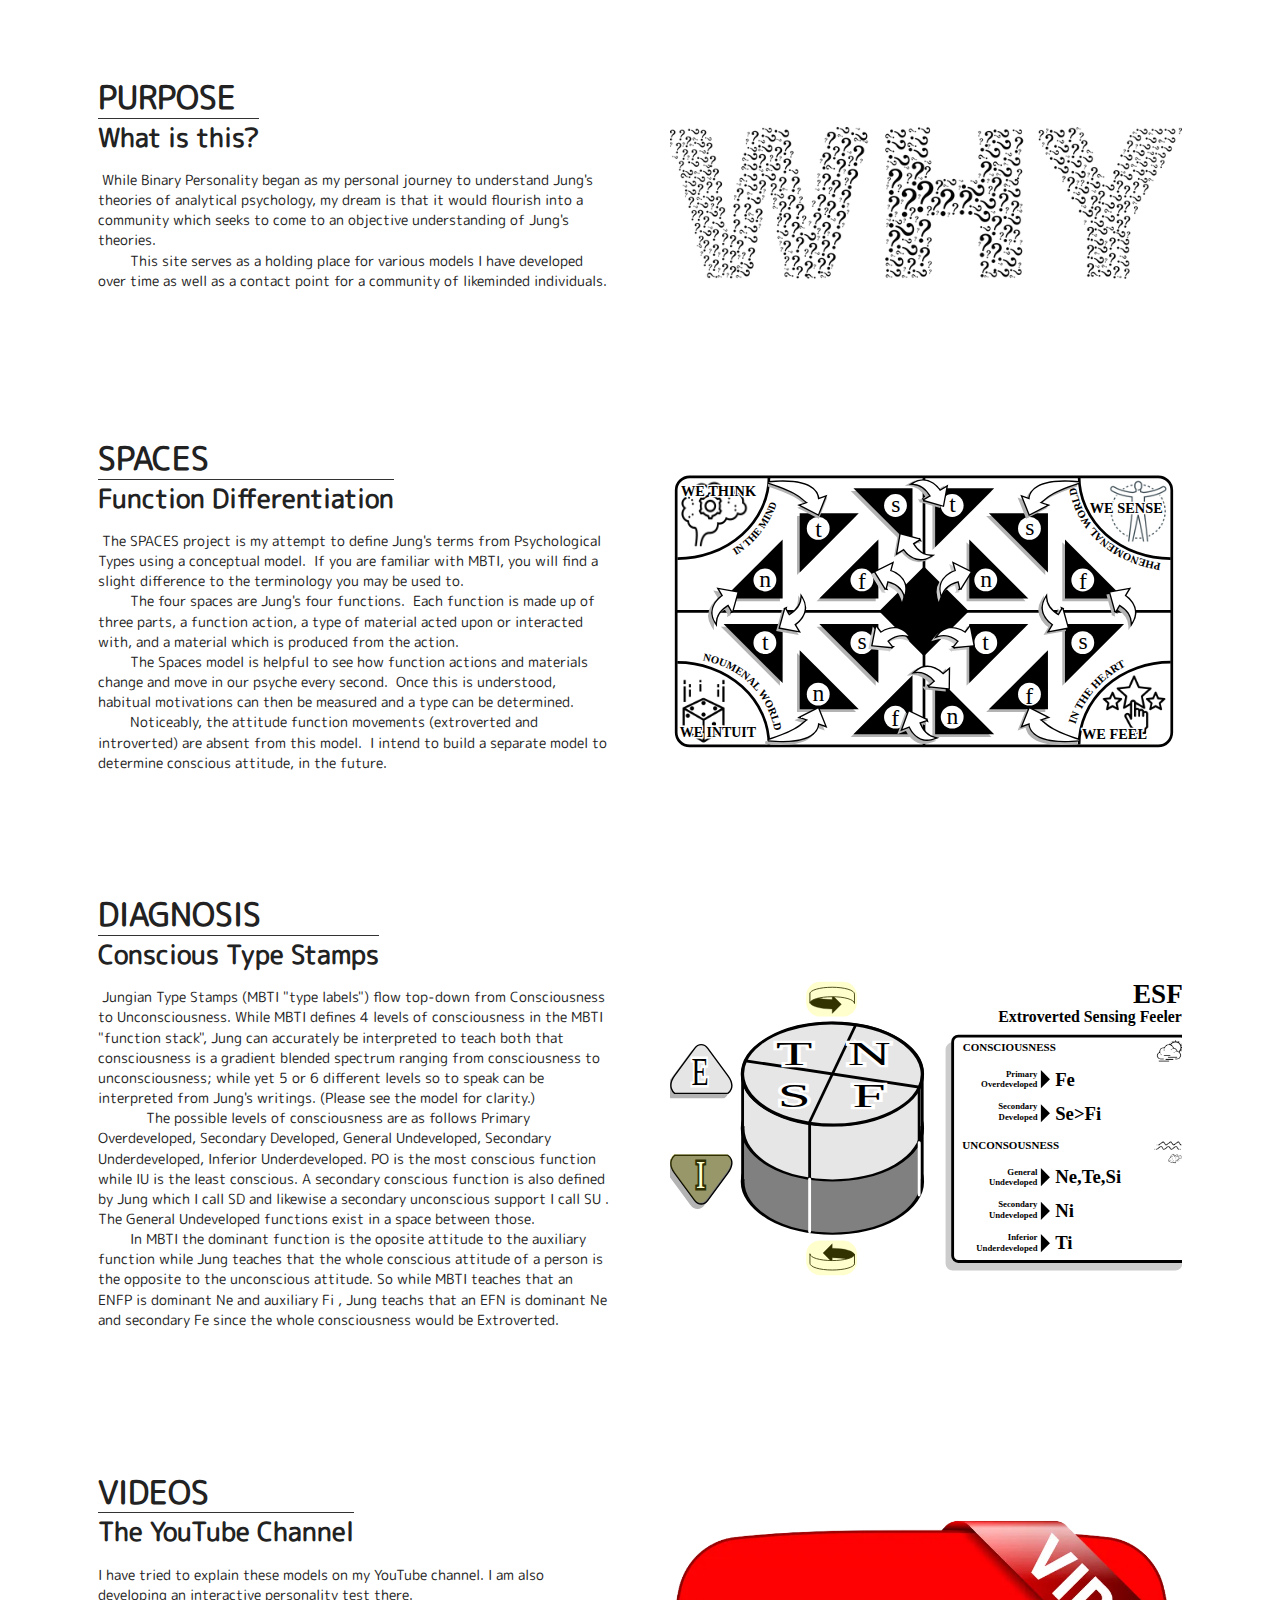
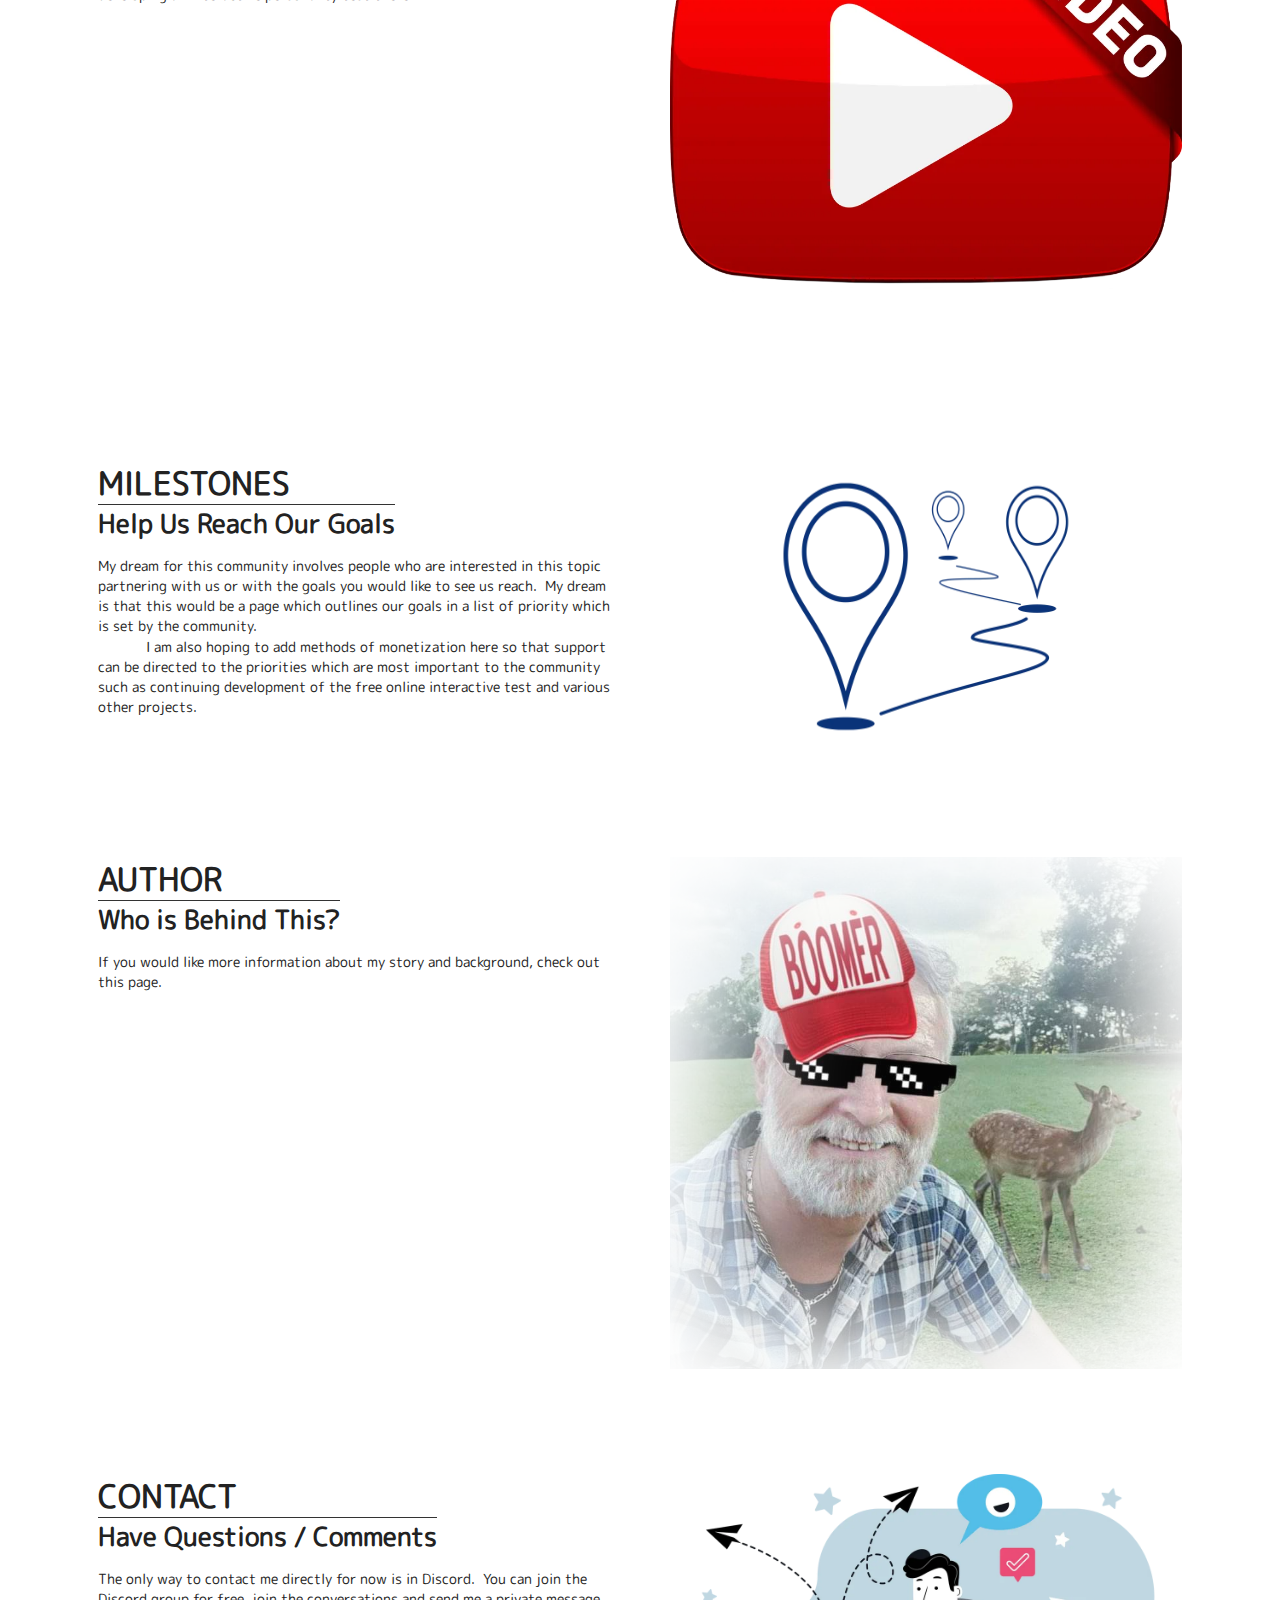
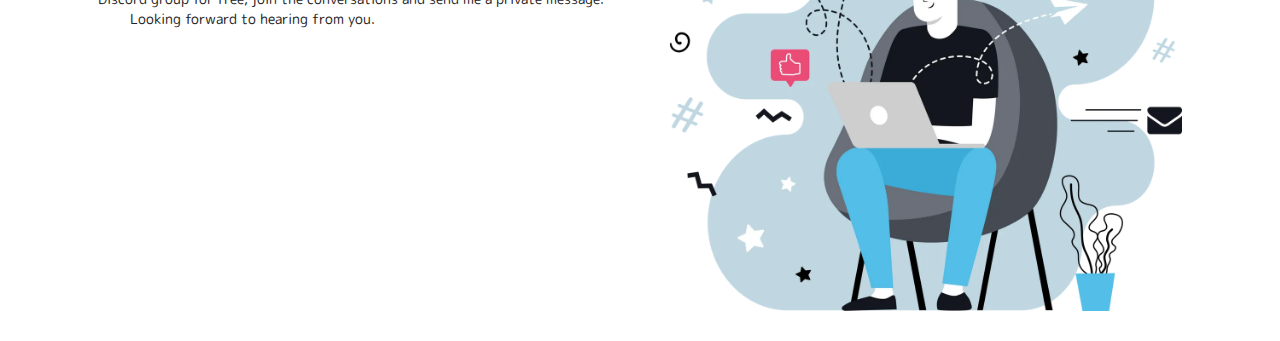
<file: about.html>
<html><head>
    <link rel="stylesheet" href="css/main.css">
</head>

<body class="body-about">


<article>
    <div>

        <span class="art-title">
            <h1>PURPOSE</h1>
            <h2>What is this?</h2>
        </span>

        <p> While Binary Personality began as my personal journey to understand Jung's theories of analytical psychology, my dream is that it would flourish into a community which seeks to come to an objective understanding of Jung's theories.
        This site serves as a holding place for various models I have developed over time as well as a contact point for a community of likeminded individuals.
        </p>

    </div><div>

        <img class="projects" src="img/why.webp"
        style="height:100%;"/>

    </div>
</article>


<article>
    <div>

        <span class="art-title">
            <h1>SPACES</h1>
            <h2>Function Differentiation</h2>
        </span>

        <p> The SPACES project is my attempt to define Jung's terms from Psychological Types using a conceptual model.  If you are familiar with MBTI, you will find a slight difference to the terminology you may be used to.
        The four spaces are Jung's four functions.  Each function is made up of three parts, a function action, a type of material acted upon or interacted with, and a material which is produced from the action.
        The Spaces model is helpful to see how function actions and materials change and move in our psyche every second.  Once this is understood, habitual motivations can then be measured and a type can be determined.
        Noticeably, the attitude function movements (extroverted and introverted) are absent from this model.  I intend to build a separate model to determine conscious attitude, in the future.</p>

    </div><div>

        <img class="projects" src="img/spaces-img.svg"
        style="height:100%;"/>

    </div>
</article>


<article>
    <div>

        <span class="art-title">
            <h1>DIAGNOSIS</h1>
            <h2>Conscious Type Stamps</h2>
        </span>

        <p> Jungian Type Stamps (MBTI "type labels") flow top-down from Consciousness to Unconsciousness. While MBTI defines 4 levels of consciousness in the MBTI "function stack", Jung can accurately be interpreted to teach both that consciousness is a gradient blended spectrum ranging from consciousness to unconsciousness; while yet 5 or 6 different levels so to speak can be interpreted from Jung's writings. (Please see the model for clarity.)
            The possible levels of consciousness are as follows Primary Overdeveloped, Secondary Developed, General Undeveloped, Secondary Underdeveloped, Inferior Underdeveloped. PO is the most conscious function while IU is the least conscious. A secondary conscious function is also defined by Jung which I call SD and likewise a secondary unconscious support I call SU .  The General Undeveloped functions exist in a space between those.
        In MBTI the dominant function is the oposite attitude to the auxiliary function while Jung teaches that the whole conscious attitude of a person is the opposite to the unconscious attitude. So while MBTI teaches that an ENFP is dominant Ne and auxiliary Fi , Jung teachs that an EFN is dominant Ne and secondary Fe since the whole consciousness would be Extroverted.
        </p>

    </div><div>

        <img class="projects" src="img/diagnosis-img.svg"
        style="height:100%;"/>

    </div>
</article>


<article>
    <div>

        <span class="art-title">
            <h1>VIDEOS</h1>
            <h2>The YouTube Channel</h2>
        </span>

        <p>I have tried to explain these models on my YouTube channel. I am also developing an interactive personality test there.
        </p>

    </div><div>

        <img class="projects" src="img/youtube.webp"
        style="height:100%;"/>

    </div>
</article>


<article>
    <div>
        <span class="art-title">
            <h1>MILESTONES</h1>
            <h2>Help Us Reach Our Goals</h2>
        </span>

        <p>My dream for this community involves people who are interested in this topic partnering with us or with the goals you would like to see us reach.  My dream is that this would be a page which outlines our goals in a list of priority which is set by the community.
            I am also hoping to add methods of monetization here so that support can be directed to the priorities which are most important to the community such as continuing development of the free online interactive test and various other projects.
        </p>

    </div><div>

        <img class="projects" src="img/milestones.webp"
        style="height:100%;"/>

    </div>
</article>


<article>
    <div>

        <span class="art-title">
            <h1>AUTHOR</h1>
            <h2>Who is Behind This?</h2>
        </span>

        <p>If you would like more information about my story and background, check out this page.
        </p>

    </div><div>

        <img class="projects" src="img/boomer.png"
        style="height:100%;"/>

    </div>
</article>


<article>
    <div>

        <span class="art-title">
            <h1>CONTACT</h1>
            <h2>Have Questions / Comments</h2>
        </span>

        <p>The only way to contact me directly for now is in Discord.  You can join the Discord group for free, join the conversations and send me a private message.
        Looking forward to hearing from you.
        </p>

    </div><div>

        <img class="projects" src="img/communication.webp"
        style="height:100%;"/>

    </div>
</article>






</body>
</html>
</file>
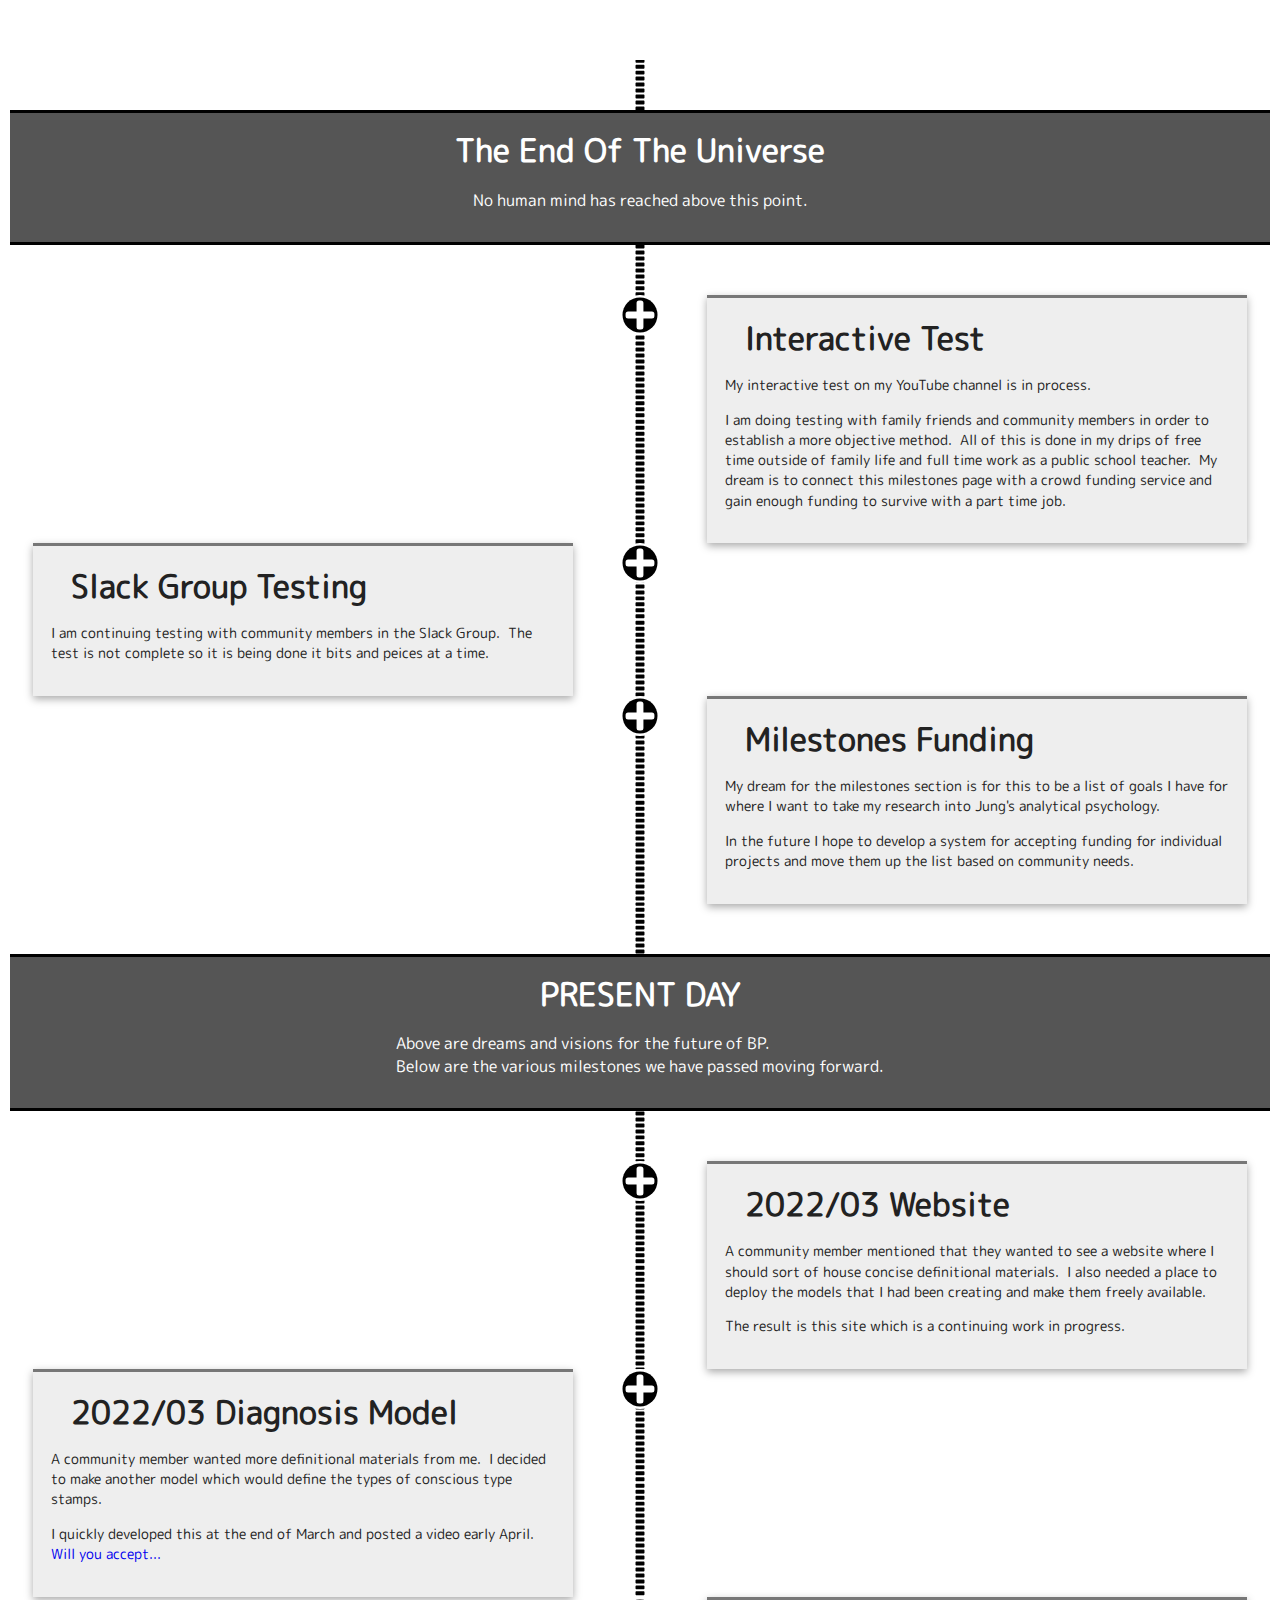
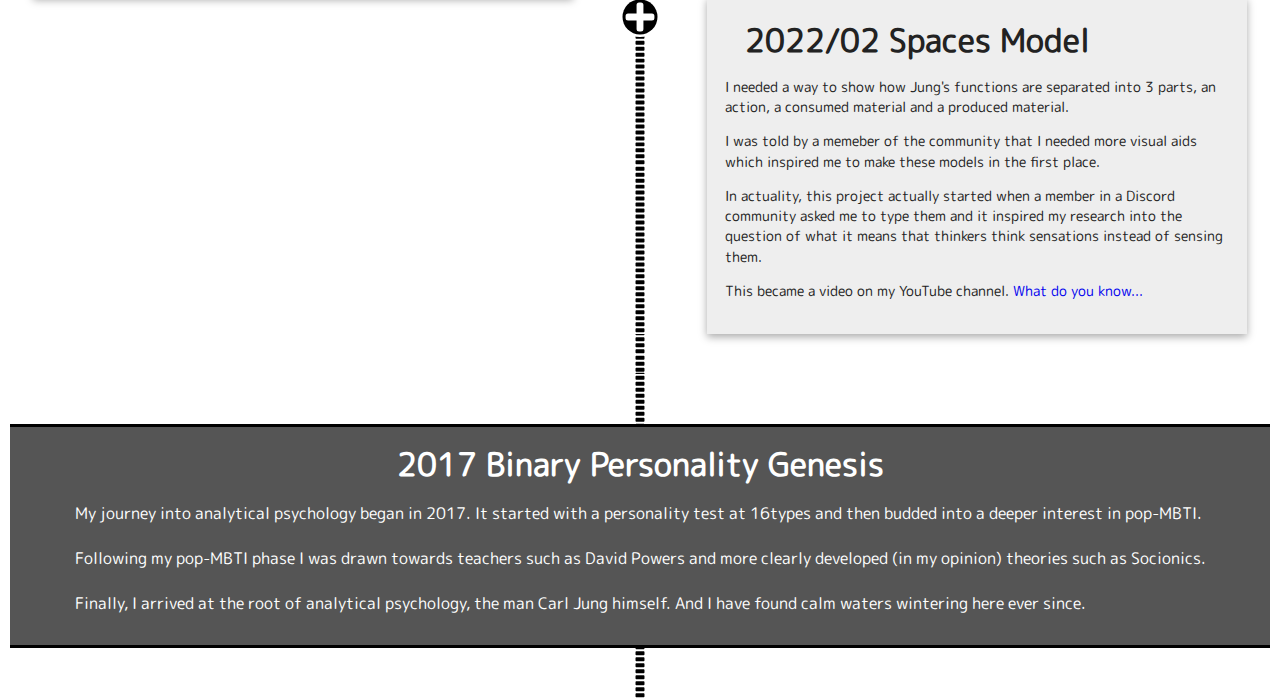
<file: milestones.html>
<html><head>
    <link rel="stylesheet" href="css/main.css">

<style>



</style>

</head>

<body class="body-mile">

<article>
    <aside>
        <h1>The End Of The Universe</h1>

        <p>No human mind has reached above this point.</p>
    </aside>
</article>

<article>
    <div class="time-space"> </div>
    <div class="time-plus"> </div>
    <div class="time-info">
        <h1>Interactive Test</h1>

        <p>My interactive test on my YouTube channel is in process.</p>
        <p>I am doing testing with family friends and community members in order to establish a more objective method.  All of this is done in my drips of free time outside of family life and full time work as a public school teacher.  My dream is to connect this milestones page with a crowd funding service and gain enough funding to survive with a part time job.</p>

    </div>
</article>


<article>
    <div class="time-info">
        <h1>Slack Group Testing</h1>

        <p>I am continuing testing with community members in the Slack Group.  The test is not complete so it is being done it bits and peices at a time.</p>

    </div>
    <div class="time-plus"> </div>
    <div class="time-space"> </div>
</article>


<article>
    <div class="time-space"> </div>
    <div class="time-plus"> </div>
    <div class="time-info">
        <h1>Milestones Funding</h1>

        <p>My dream for the milestones section is for this to be a list of goals I have for where I want to take my research into Jung's analytical psychology.</p><p>In the future I hope to develop a system for accepting funding for individual projects and move them up the list based on community needs.</p>
    </div>
</article>


<article>
    <aside>
        <h1>PRESENT DAY</h1>
        <p>Above are dreams and visions for the future of BP.</br>
        Below are the various milestones we have passed moving forward.</p>
    </aside>
</article>

<article>
    <div class="time-space"> </div>
    <div class="time-plus"> </div>
    <div class="time-info">
        <h1>2022/03 Website</h1>

        <p>A community member mentioned that they wanted to see a website where I should sort of house concise definitional materials.  I also needed a place to deploy the models that I had been creating and make them freely available.</p><p>The result is this site which is a continuing work in progress.</p>
    </div>
</article>



<article>
    <div class="time-info">
        <h1>2022/03 Diagnosis Model</h1>

        <p>A community member wanted more definitional materials from me.  I decided to make another model which would define the types of conscious type stamps.</p><p>I quickly developed this at the end of March and posted a video early April.  <a href="https://www.youtube.com/watch?v=7I6LndMTru0">Will you accept...</a></p>


    </div>
    <div class="time-plus"> </div>
    <div class="time-space"> </div>
</article>


<article>
    <div class="time-space"> </div>
    <div class="time-plus"> </div>
    <div class="time-info">
        <h1>2022/02 Spaces Model</h1>

        <p>I needed a way to show how Jung's functions are separated into 3 parts, an action, a consumed material and a produced material.  </p><p>I was told by a memeber of the community that I needed more visual aids which inspired me to make these models in the first place.</p><p>In actuality, this project actually started when a member in a Discord community asked me to type them and it inspired my research into the question of what it means that thinkers think sensations instead of sensing them.</p><p>This became a video on my YouTube channel. <a href="https://www.youtube.com/watch?v=dBEY7-WfdPc">What do you know...</a></p>
    </div>
</article>

<article class="art-space"></article>

<article>
    <aside>
        <h1>2017 Binary Personality Genesis</h1>

        <p>My journey into analytical psychology began in 2017.  It started with a personality test at 16types and then budded into a deeper interest in pop-MBTI.
        </br></br>
        Following my pop-MBTI phase I was drawn towards teachers such as David Powers and more clearly developed (in my opinion) theories such as Socionics.
        </br></br>
        Finally, I arrived at the root of analytical psychology, the man Carl Jung himself. And I have found calm waters wintering here ever since.</p>
    </aside>
</article>


</body>
</html>
</file>
<file: css/main.css>
/* ==========================================================================
   Base styles: opinionated defaults
   ========================================================================== */

html {
  color: #222;
  font-size: 1em;
  line-height: 1.4;
}

::-moz-selection {
  background: #b3d4fc;
  text-shadow: none;
}

::selection {
  background: #b3d4fc;
  text-shadow: none;
}

hr {
  display: block;
  height: 1px;
  border: 0;
  border-top: 1px solid #ccc;
  margin: 1em 0;
  padding: 0;
}

audio,
canvas,
img,
svg,
video {
  vertical-align: middle;
}

fieldset {
  border: 0;
  margin: 0;
  padding: 0;
}

textarea {
  resize: vertical;
}

a:link { text-decoration: none; }

iframe{
    frameborder: 0;
    border: 0;
    cellspacing: 0;
    scrolling: no;
}

/* ==========================================================================
   Author's custom styles
   ========================================================================== */

body{
   font-family: sans-serif,
   "Rounded Mplus 1c";
   margin: 0;
   padding: 0;
}

ul{
   list-style-type: none;
   margin: 0;
   padding: 0;
}

.no-js #loader { display: none;  }
.js #loader { display: block; position: absolute; left: 100px; top: 0; }

#loader-box {
	position: fixed;
    display: flex;
    flex-direction: column;
    align-items: center;
    justify-content: center;
	left: 0px;
	top: 0px;
	z-index: 9999;
	width: 100%;
    height: 100%;
    font-family:"Rounded Mplus 1c";
    }
#loader-box > span {
    display: block;
    border: 30px solid #fff;
    border-top: 30px solid orange;
    border-bottom: 30px solid orange;
    border-radius: 50%;
    width: 120px;
    height: 120px;
    margin-top: 30px;
    animation: spin 2s linear infinite;
}
@keyframes spin {
  0% { transform: rotate(0deg); }
  100% { transform: rotate(360deg); }
}

#loader-box > h1 {
    border-bottom: 1px solid black;
    background-color: #eee;
    padding: 0 15px 0 15px;
    margin: 0 0 10px 0;
}
#loader-box > p {
    background-color: #eee;
    width: 300px;
    padding: 15px;
    margin: 0;
    font-size: 0.9em;
    text-align: center;
}





#to-top {
    position: fixed;
    top: 0;
    right: 0;
    display: flex;
    width: 50px;
    height: 82%;
    justify-content: flex-end;
    align-items:  center;
}
#to-top:hover button {
    display: block;
}
#to-top > button:hover {
    background-color: orange;
}
#to-top > button{
    display: none;
    margin-top: 80px;
    margin-right: 15px;
    height: 60px;
    width: 60px;
    font-size: 3em;
    border: 2px solid #aaa;
    background-color: #fff;
    padding: 2px;
    border-radius: 5px;
    box-shadow: 4px 4px 3px rgba(0,0,0,.3);
    z-index: 10;
}
#to-top a {
    width: 100%;
    height: 100%;
}







/*
 * HEADER AND NAVIGATION
 */

header{
    position: fixed;
}

header input
{
  display: block;
  width: 45px;
  height: 45px;
  position: absolute;
  top: 5px;
  left: 5px;
  cursor: pointer;
  opacity: 0;
  -webkit-touch-callout: none;
}
header div{
    box-shadow: 1px 2px 2px #777;
    background-color: #333;
    transform: translate( 0, -300%);
    display: none;
}
header input:checked ~ div{
    transform: none;
    display: block;
}

header label{
    color: #fff;
    padding: 0px 10px 0px 10px;
    height: 40px;
    font-size: 0.9em;
    display: flex;
    justify-content: left;
    align-items: center;
    align-content: center;
}
header nav a{
    height: 100%;
    width: 100%;
    display: flex;
    align-content: center;
    align-items: center;
}

header nav a { color: #fff; }
header nav a:link { color: #fff; }
header nav a:visited { color: #fff; }


header label { color: #fff; }
header label:link { color: #fff; }
header label:visited { color: #fff; }
header label:active { background-color: hotpink;}
header label:hover {
    background-color: orange;
    color: #333;
}


header img {
    float: left;
    margin-right: 10px;
}

@font-face {
    font-family: "Rounded Mplus 1c";
    src: url('/font/MPLUSRounded1c-Regular.ttf')
    format('truetype');
}
header p{
    font-family: "Rounded Mplus 1c";
    line-height: 1em;
    font-size: 1.1em;
    padding: 0;
    margin: 0;
}

img.holder{
   border: 1px solid hotpink;
   background-color: #777;
}

#logo-container{
    background-color: orange;
    border-bottom: 2px solid #000;
    display: block;
    padding: 5px;
}



/*
 *
 * MAIN SECTION CONTENT
 *
 */


 section input[type="radio"] {
   display: none;
 }
 label {
   cursor: pointer;
 }
 section > label{
     display: none;
 }
 section > input:checked+label{
    display: block;
    height: 100%;
 }

#frame-about{ height: 4500px; }
#frame-spaces{ height: 100vh; }
#frame-diagnosis{ height: 100vh; }
#frame-milestones{ height: 3200px; }

 iframe{
     overflow: hidden;
     font-family:"Rounded Mplus 1c";
     width: 100%;
     height: 0;
 }

 body > article {
     font-family:"Rounded Mplus 1c";
     display: flex;
     flex-wrap: wrap;
 }




/*
 * ABOUT START PAGE
 */

 .body-about > article{
     padding-top: 45px;
     justify-content: center;
 }
 .body-about > article > div{
     width: 40%;
     min-width: 200px;
     padding: 30px;
 }


 .art-title > h1{
     padding: 0;
     margin: 0;
     font-size: 2em;
 }
 .art-title > h2{
     padding: 0;
     margin: 0;
     font-size: 1.6em;
     border-top: 1px solid #333;
     display: inline;
 }
 article > div > p{
     white-space:  pre-wrap;
     font-size: 0.9em;
 }

 img.projects{
     width: 100%;
 }




/*
 * MILESTONES PAGE
 */

.body-mile {
    padding: 60px 10px 0 10px ;
}

.body-mile > article {
     background-image: url("../img/line.svg");
     background-position: center;
     display: flex;
     flex-flow: row nowrap;
     justify-content: space-around;
     align-items: flex-start;
     align-content: flex-start;
 }

 .body-mile div {
     display: block;
     flex-basis: 40%;
     padding: 18px;
 }
 .body-mile h1 {
     padding: 0 20px 0 20px;
     margin: 0;
 }
 div.time-info {
     background-color: #eee;
     border-top: 3px solid #777;
     box-shadow: 0px 3px 8px #aaa;
 }
 div.time-plus {
     flex-basis: 40px;
     padding: 0;
     height: 40px;
     background-image: url("../img/plus.svg");
     background-position: center;
     background-repeat: no-repeat;
     background-size: contain;
 }

.body-mile aside {
    display: flex;
    width: 100%;
    flex-flow: column;
    justify-content: center;
    align-items:  center;
    align-content:  center;
    background-color: #555;
    border-top: 3px solid black;
    border-bottom: 3px solid black;
    margin: 50px 0 50px 0;
    padding: 15px;
    font-family:"Rounded Mplus 1c";
    color: #fff;
}

article.art-space {
    height: 40px;
}




/*
 * FOOTER PAGE END
 */


footer{
   width: 100%;
   border-top: 2px solid #000;
   background-color: #333;
   color: #fff;
   }
footer ul{
   float: left;
   padding: 20px;
}

#social-nav{ float: right; padding: 10px;}
#social-nav a{padding: 5px;}

footer section{
   background-color: #000;
   clear: left;
}


footer a:link { color: #777; }
footer a:visited { color: #777; }
footer a:hover { color: orange; text-decoration: underline; }
footer a:active { color: hotpink; }

footer a svg:hover { fill: orange; }
footer a svg:active { fill: hotpink; }

.footer-title{
   font-size: 0.9em;
   padding-bottom: 5px;
   font-weight: bold;
   text-decoration: underline;
}












/* ==========================================================================
   EXAMPLE Media Queries for Responsive Design.
   These examples override the primary ('mobile first') styles.
   Modify as content requires.
   ========================================================================== */

@media only screen and (min-width: 35em) {
  /* Style adjustments for viewports that meet the condition */
}

@media print,
  (-webkit-min-device-pixel-ratio: 1.25),
  (min-resolution: 1.25dppx),
  (min-resolution: 120dpi) {
  /* Style adjustments for high resolution devices */
}

/* ==========================================================================
   Print styles.
   Inlined to avoid the additional HTTP request:
   https://www.phpied.com/delay-loading-your-print-css/
   ========================================================================== */

@media print {
  *,
  *::before,
  *::after {
    background: #fff !important;
    color: #000 !important;
    /* Black prints faster */
    box-shadow: none !important;
    text-shadow: none !important;
  }

  a,
  a:visited {
    text-decoration: underline;
  }

  a[href]::after {
    content: " (" attr(href) ")";
  }

  abbr[title]::after {
    content: " (" attr(title) ")";
  }

  /*
   * Don't show links that are fragment identifiers,
   * or use the `javascript:` pseudo protocol
   */
  a[href^="#"]::after,
  a[href^="javascript:"]::after {
    content: "";
  }

  pre {
    white-space: pre-wrap !important;
  }

  pre,
  blockquote {
    border: 1px solid #999;
    page-break-inside: avoid;
  }

  /*
   * Printing Tables:
   * https://web.archive.org/web/20180815150934/http://css-discuss.incutio.com/wiki/Printing_Tables
   */
  thead {
    display: table-header-group;
  }

  tr,
  img {
    page-break-inside: avoid;
  }

  p,
  h2,
  h3 {
    orphans: 3;
    widows: 3;
  }

  h2,
  h3 {
    page-break-after: avoid;
  }
}
</file>
